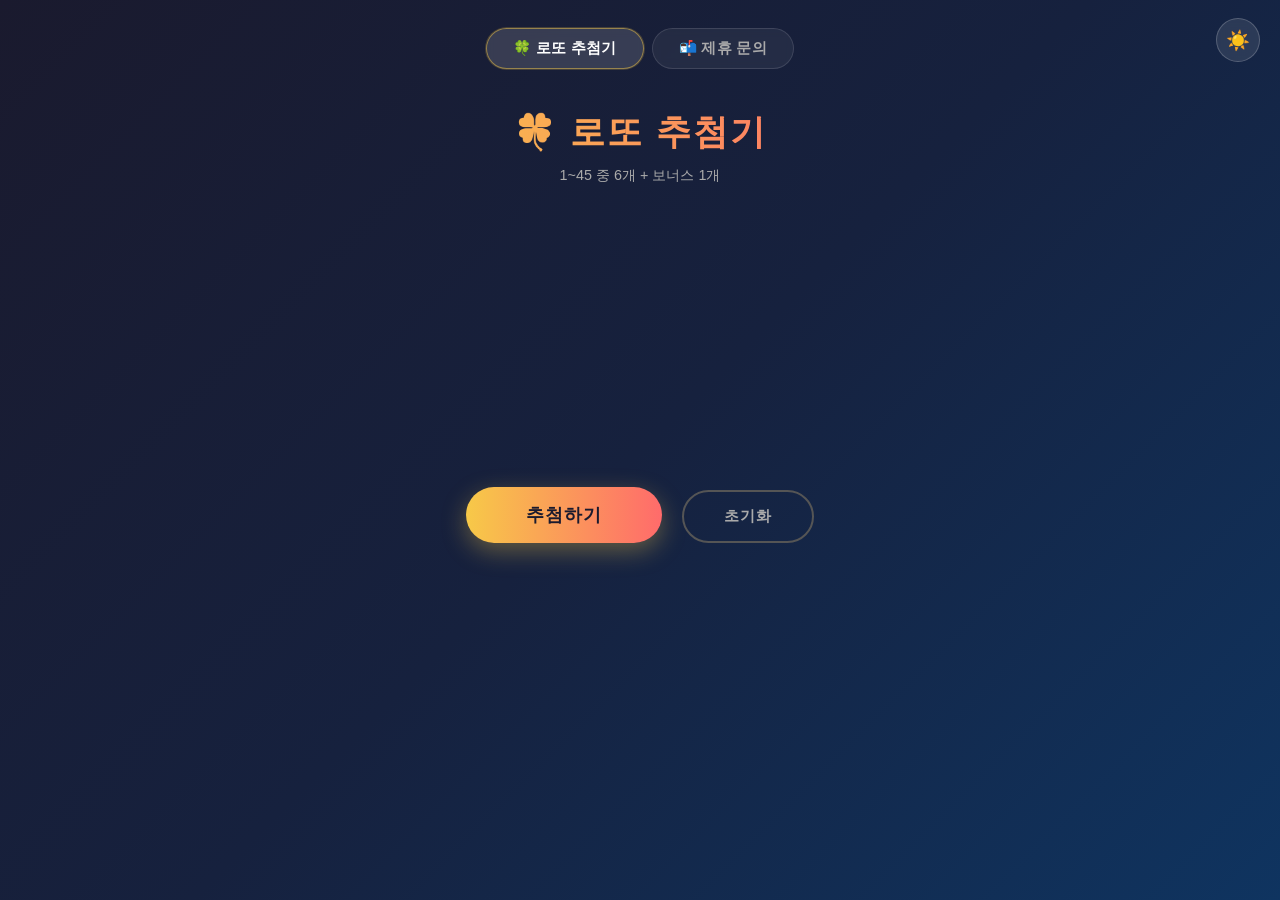
<file: index.html>
<!DOCTYPE html>
<html lang="ko">
<head>
  <meta charset="UTF-8">
  <meta name="viewport" content="width=device-width, initial-scale=1.0">
  <title>로또 추첨기</title>
  <link rel="stylesheet" href="style.css">
</head>
<body>

<button class="theme-toggle" id="themeToggle" title="테마 전환">☀️</button>

<!-- 탭 네비게이션 -->
<nav class="tab-nav">
  <button class="tab-btn active" data-tab="lotto">🍀 로또 추첨기</button>
  <button class="tab-btn" data-tab="contact">📬 제휴 문의</button>
</nav>

<!-- ── 로또 탭 ── -->
<section id="tab-lotto" class="tab-section active">
  <div class="container">
    <h1>🍀 로또 추첨기</h1>
    <p class="subtitle">1~45 중 6개 + 보너스 1개</p>

    <div class="balls-wrap" id="ballsWrap"></div>

    <div class="bonus-wrap">
      <div class="plus-sign" id="plusSign">+</div>
      <div class="bonus-col">
        <div class="bonus-label" id="bonusLabel">BONUS</div>
        <div id="bonusBall"></div>
      </div>
    </div>

    <div>
      <button class="btn" id="drawBtn" onclick="draw()">추첨하기</button>
      <button class="btn btn-clear" onclick="clearAll()">초기화</button>
    </div>

    <div id="historySection" style="display:none">
      <p class="history-title">추첨 기록</p>
      <div class="history" id="history"></div>
    </div>
  </div>
</section>

<!-- ── 제휴 문의 탭 ── -->
<section id="tab-contact" class="tab-section">
  <div class="container container--form">
    <div class="card">
      <div class="card-header">
        <h1>제휴 문의</h1>
        <p class="subtitle">파트너십 및 제휴 관련 문의를 남겨주세요.<br>빠른 시일 내에 답변 드리겠습니다.</p>
      </div>

      <form id="contactForm" action="https://formspree.io/f/mnjgdrkq" method="POST">
        <div class="form-row">
          <div class="form-group">
            <label for="company">회사명 <span class="required">*</span></label>
            <input type="text" id="company" name="company" placeholder="(주)회사명" required>
          </div>
          <div class="form-group">
            <label for="name">담당자명 <span class="required">*</span></label>
            <input type="text" id="name" name="name" placeholder="홍길동" required>
          </div>
        </div>

        <div class="form-row">
          <div class="form-group">
            <label for="email">이메일 <span class="required">*</span></label>
            <input type="email" id="email" name="email" placeholder="example@company.com" required>
          </div>
          <div class="form-group">
            <label for="phone">연락처</label>
            <input type="tel" id="phone" name="phone" placeholder="010-0000-0000">
          </div>
        </div>

        <div class="form-group">
          <label for="category">문의 유형 <span class="required">*</span></label>
          <select id="category" name="category" required>
            <option value="" disabled selected>선택해 주세요</option>
            <option value="광고/마케팅">광고 / 마케팅</option>
            <option value="콘텐츠 제휴">콘텐츠 제휴</option>
            <option value="기술 협력">기술 협력</option>
            <option value="투자/IR">투자 / IR</option>
            <option value="기타">기타</option>
          </select>
        </div>

        <div class="form-group">
          <label for="message">문의 내용 <span class="required">*</span></label>
          <textarea id="message" name="message" rows="5" placeholder="제휴 목적 및 내용을 자유롭게 적어주세요." required></textarea>
        </div>

        <div class="form-footer">
          <p class="privacy-note">* 수집된 정보는 문의 답변 목적으로만 사용됩니다.</p>
          <button type="submit" class="btn-submit" id="submitBtn">
            <span id="btnText">문의 보내기</span>
            <span id="btnSpinner" class="spinner" style="display:none"></span>
          </button>
        </div>
      </form>

      <div id="successMsg" class="success-msg" style="display:none">
        <div class="success-icon">✅</div>
        <h2>문의가 접수되었습니다!</h2>
        <p>담당자 확인 후 이메일로 연락 드리겠습니다.</p>
        <button class="btn-reset" onclick="resetForm()">새 문의 작성</button>
      </div>
    </div>
  </div>
</section>

<script src="app.js"></script>
</body>
</html>
</file>
<file: style.css>
* { box-sizing: border-box; margin: 0; padding: 0; }

/* ── 테마 변수 ── */
:root {
  --bg: linear-gradient(135deg, #1a1a2e 0%, #16213e 50%, #0f3460 100%);
  --text: #fff;
  --subtitle: #aaa;
  --plus-color: #aaa;
  --btn-clear-border: #555;
  --btn-clear-color: #aaa;
  --btn-clear-hover: #fff;
  --history-border: #ffffff10;
  --history-title: #888;
  --mini-plus: #666;
  --row-num: #555;
  --scrollbar: #333;
  --tab-bg: rgba(255,255,255,0.06);
  --tab-border: rgba(255,255,255,0.12);
  --tab-active-bg: rgba(255,255,255,0.14);
  --tab-color: #aaa;
  --tab-active-color: #fff;
  --card-bg: rgba(255,255,255,0.05);
  --card-border: rgba(255,255,255,0.1);
  --label: #ccc;
  --input-bg: rgba(255,255,255,0.07);
  --input-border: rgba(255,255,255,0.15);
  --input-focus: #f7c948;
  --input-text: #fff;
  --input-placeholder: #666;
  --select-bg: #16213e;
  --privacy: #666;
  --theme-btn-bg: rgba(255,255,255,0.1);
  --theme-btn-border: rgba(255,255,255,0.2);
  --theme-btn-color: #ccc;
}

body.light {
  --bg: linear-gradient(135deg, #f0f4ff 0%, #e8eef8 50%, #dce6f5 100%);
  --text: #1a1a2e;
  --subtitle: #666;
  --plus-color: #999;
  --btn-clear-border: #ccc;
  --btn-clear-color: #777;
  --btn-clear-hover: #1a1a2e;
  --history-border: #00000012;
  --history-title: #999;
  --mini-plus: #bbb;
  --row-num: #bbb;
  --scrollbar: #ccc;
  --tab-bg: rgba(0,0,0,0.05);
  --tab-border: rgba(0,0,0,0.1);
  --tab-active-bg: rgba(0,0,0,0.1);
  --tab-color: #888;
  --tab-active-color: #1a1a2e;
  --card-bg: rgba(255,255,255,0.85);
  --card-border: rgba(0,0,0,0.08);
  --label: #444;
  --input-bg: #fff;
  --input-border: #d0d8e8;
  --input-focus: #f7b731;
  --input-text: #1a1a2e;
  --input-placeholder: #bbb;
  --select-bg: #fff;
  --privacy: #aaa;
  --theme-btn-bg: rgba(0,0,0,0.07);
  --theme-btn-border: rgba(0,0,0,0.15);
  --theme-btn-color: #555;
}

body {
  min-height: 100vh;
  background: var(--bg);
  font-family: 'Segoe UI', sans-serif;
  color: var(--text);
  transition: background 0.4s, color 0.3s;
}

/* ── 테마 토글 ── */
.theme-toggle {
  position: fixed;
  top: 18px;
  right: 20px;
  width: 44px;
  height: 44px;
  border-radius: 50%;
  border: 1.5px solid var(--theme-btn-border);
  background: var(--theme-btn-bg);
  color: var(--theme-btn-color);
  font-size: 1.2rem;
  cursor: pointer;
  display: flex;
  align-items: center;
  justify-content: center;
  backdrop-filter: blur(6px);
  transition: background 0.3s, border-color 0.3s, transform 0.2s;
  z-index: 100;
}
.theme-toggle:hover { transform: scale(1.12); }

/* ── 탭 네비게이션 ── */
.tab-nav {
  display: flex;
  justify-content: center;
  gap: 8px;
  padding: 28px 20px 0;
}

.tab-btn {
  padding: 10px 26px;
  font-size: 0.92rem;
  font-weight: 600;
  border-radius: 50px;
  border: 1.5px solid var(--tab-border);
  background: var(--tab-bg);
  color: var(--tab-color);
  cursor: pointer;
  letter-spacing: 0.3px;
  transition: background 0.2s, color 0.2s, border-color 0.2s, transform 0.15s;
  backdrop-filter: blur(4px);
}
.tab-btn:hover { transform: translateY(-2px); }
.tab-btn.active {
  background: var(--tab-active-bg);
  color: var(--tab-active-color);
  border-color: rgba(247,201,72,0.5);
  box-shadow: 0 0 0 1px rgba(247,201,72,0.2);
}

/* ── 탭 섹션 ── */
.tab-section { display: none; }
.tab-section.active { display: block; }

/* ── 공통 컨테이너 ── */
.container {
  text-align: center;
  padding: 40px 30px 60px;
  width: 100%;
  max-width: 600px;
  margin: 0 auto;
}

.container--form {
  text-align: left;
  max-width: 640px;
  padding-top: 30px;
}

/* ── 타이틀 ── */
h1 {
  font-size: 2.2rem;
  font-weight: 800;
  margin-bottom: 8px;
  background: linear-gradient(90deg, #f7c948, #ff6b6b);
  -webkit-background-clip: text;
  -webkit-text-fill-color: transparent;
  letter-spacing: 2px;
}

.subtitle {
  color: var(--subtitle);
  font-size: 0.9rem;
  margin-bottom: 40px;
  line-height: 1.6;
  transition: color 0.3s;
}

/* ════════════════════════════
   로또
════════════════════════════ */
.balls-wrap {
  display: flex;
  justify-content: center;
  align-items: center;
  gap: 12px;
  min-height: 90px;
  margin-bottom: 40px;
  flex-wrap: wrap;
}

.ball {
  width: 70px;
  height: 70px;
  border-radius: 50%;
  display: flex;
  align-items: center;
  justify-content: center;
  font-size: 1.5rem;
  font-weight: 800;
  color: #fff;
  box-shadow: 0 6px 20px rgba(0,0,0,0.4), inset 0 -4px 8px rgba(0,0,0,0.3), inset 0 4px 8px rgba(255,255,255,0.3);
  opacity: 0;
  transform: scale(0) rotate(360deg);
  transition: opacity 0.4s, transform 0.4s cubic-bezier(0.34, 1.56, 0.64, 1);
}
.ball.show { opacity: 1; transform: scale(1) rotate(0deg); }

.ball.y1, .mini-ball.y1 { background: radial-gradient(circle at 35% 35%, #ffdd57, #f7b731); }
.ball.y2, .mini-ball.y2 { background: radial-gradient(circle at 35% 35%, #74b9ff, #0984e3); }
.ball.y3, .mini-ball.y3 { background: radial-gradient(circle at 35% 35%, #fd79a8, #e84393); }
.ball.y4, .mini-ball.y4 { background: radial-gradient(circle at 35% 35%, #a29bfe, #6c5ce7); }
.ball.y5, .mini-ball.y5 { background: radial-gradient(circle at 35% 35%, #55efc4, #00b894); }

.bonus-wrap {
  display: flex;
  justify-content: center;
  align-items: center;
  gap: 14px;
  margin-bottom: 50px;
  min-height: 80px;
}

.plus-sign {
  font-size: 2rem;
  color: var(--plus-color);
  font-weight: 300;
  opacity: 0;
  transition: opacity 0.4s, color 0.3s;
}
.plus-sign.show { opacity: 1; }

.bonus-label {
  font-size: 0.75rem;
  color: #f7c948;
  font-weight: 700;
  letter-spacing: 1px;
  opacity: 0;
  margin-bottom: 6px;
  transition: opacity 0.4s;
}
.bonus-label.show { opacity: 1; }
.bonus-col { text-align: center; }

.btn {
  padding: 16px 60px;
  font-size: 1.1rem;
  font-weight: 700;
  border: none;
  border-radius: 50px;
  cursor: pointer;
  background: linear-gradient(90deg, #f7c948, #ff6b6b);
  color: #1a1a2e;
  letter-spacing: 1px;
  box-shadow: 0 8px 24px rgba(247,201,72,0.35);
  transition: transform 0.15s, box-shadow 0.15s;
  margin: 0 8px 16px;
}
.btn:hover { transform: translateY(-3px); box-shadow: 0 12px 30px rgba(247,201,72,0.5); }
.btn:active { transform: translateY(0); }

.btn-clear {
  background: transparent;
  border: 2px solid var(--btn-clear-border);
  color: var(--btn-clear-color);
  box-shadow: none;
  font-size: 0.95rem;
  padding: 14px 40px;
  transition: transform 0.15s, border-color 0.3s, color 0.3s;
}
.btn-clear:hover { border-color: var(--btn-clear-hover); color: var(--btn-clear-hover); box-shadow: none; transform: none; }

.history-title {
  font-size: 0.85rem;
  color: var(--history-title);
  margin: 30px 0 14px;
  letter-spacing: 1px;
  text-transform: uppercase;
  transition: color 0.3s;
}
.history {
  max-height: 260px;
  overflow-y: auto;
  scrollbar-width: thin;
  scrollbar-color: var(--scrollbar) transparent;
}
.history-row {
  display: flex;
  align-items: center;
  justify-content: center;
  gap: 8px;
  padding: 10px 0;
  border-bottom: 1px solid var(--history-border);
  animation: fadeIn 0.3s ease;
  transition: border-color 0.3s;
}
.mini-ball {
  width: 38px;
  height: 38px;
  border-radius: 50%;
  display: flex;
  align-items: center;
  justify-content: center;
  font-size: 0.85rem;
  font-weight: 800;
  color: #fff;
  box-shadow: 0 3px 8px rgba(0,0,0,0.3);
}
.mini-plus { color: var(--mini-plus); font-size: 1rem; transition: color 0.3s; }
.row-num { font-size: 0.75rem; color: var(--row-num); min-width: 24px; text-align: right; transition: color 0.3s; }

/* ════════════════════════════
   제휴 문의
════════════════════════════ */
.card {
  background: var(--card-bg);
  border: 1px solid var(--card-border);
  border-radius: 20px;
  padding: 40px 36px;
  backdrop-filter: blur(12px);
  transition: background 0.4s, border-color 0.3s;
}
.card-header { margin-bottom: 32px; }
.card-header h1 { letter-spacing: 1px; }

.form-row {
  display: grid;
  grid-template-columns: 1fr 1fr;
  gap: 16px;
}
.form-group {
  display: flex;
  flex-direction: column;
  margin-bottom: 18px;
}
label {
  font-size: 0.82rem;
  font-weight: 600;
  color: var(--label);
  margin-bottom: 7px;
  transition: color 0.3s;
}
.required { color: #ff6b6b; margin-left: 2px; }

input, select, textarea {
  background: var(--input-bg);
  border: 1.5px solid var(--input-border);
  border-radius: 10px;
  padding: 12px 14px;
  font-size: 0.92rem;
  color: var(--input-text);
  font-family: inherit;
  outline: none;
  transition: border-color 0.2s, background 0.3s, color 0.3s;
}
input::placeholder, textarea::placeholder { color: var(--input-placeholder); }
input:focus, select:focus, textarea:focus {
  border-color: var(--input-focus);
  box-shadow: 0 0 0 3px rgba(247,201,72,0.15);
}
select {
  background-color: var(--select-bg);
  cursor: pointer;
  appearance: none;
  background-image: url("data:image/svg+xml,%3Csvg xmlns='http://www.w3.org/2000/svg' width='12' height='12' viewBox='0 0 12 12'%3E%3Cpath fill='%23888' d='M6 8L1 3h10z'/%3E%3C/svg%3E");
  background-repeat: no-repeat;
  background-position: right 14px center;
  padding-right: 36px;
}
textarea { resize: vertical; min-height: 110px; }

.form-footer {
  display: flex;
  align-items: center;
  justify-content: space-between;
  gap: 16px;
  margin-top: 8px;
  flex-wrap: wrap;
}
.privacy-note { font-size: 0.78rem; color: var(--privacy); transition: color 0.3s; }

.btn-submit {
  padding: 14px 40px;
  font-size: 1rem;
  font-weight: 700;
  border: none;
  border-radius: 50px;
  cursor: pointer;
  background: linear-gradient(90deg, #f7c948, #ff6b6b);
  color: #1a1a2e;
  letter-spacing: 0.5px;
  box-shadow: 0 6px 20px rgba(247,201,72,0.35);
  transition: transform 0.15s, box-shadow 0.15s, opacity 0.2s;
  display: flex;
  align-items: center;
  gap: 8px;
  white-space: nowrap;
}
.btn-submit:hover { transform: translateY(-2px); box-shadow: 0 10px 26px rgba(247,201,72,0.5); }
.btn-submit:active { transform: translateY(0); }
.btn-submit:disabled { opacity: 0.6; cursor: not-allowed; transform: none; }

.spinner {
  width: 16px; height: 16px;
  border: 2px solid rgba(26,26,46,0.3);
  border-top-color: #1a1a2e;
  border-radius: 50%;
  animation: spin 0.7s linear infinite;
}

.success-msg {
  text-align: center;
  padding: 20px 0 10px;
}
.success-icon { font-size: 3rem; margin-bottom: 16px; }
.success-msg h2 { font-size: 1.4rem; font-weight: 700; margin-bottom: 10px; }
.success-msg p { color: var(--subtitle); font-size: 0.92rem; margin-bottom: 28px; }

.btn-reset {
  padding: 12px 36px;
  font-size: 0.95rem;
  font-weight: 600;
  border: 2px solid var(--input-border);
  border-radius: 50px;
  background: transparent;
  color: var(--text);
  cursor: pointer;
  transition: border-color 0.2s, color 0.2s;
}
.btn-reset:hover { border-color: #f7c948; color: #f7c948; }

/* ── 애니메이션 ── */
@keyframes fadeIn {
  from { opacity: 0; transform: translateY(-6px); }
  to   { opacity: 1; transform: translateY(0); }
}
@keyframes spin { to { transform: rotate(360deg); } }

/* ── 반응형 ── */
@media (max-width: 520px) {
  .tab-btn { padding: 9px 18px; font-size: 0.85rem; }
  .container { padding: 30px 18px 50px; }
  .card { padding: 28px 18px; }
  .form-row { grid-template-columns: 1fr; gap: 0; }
  .form-footer { flex-direction: column; align-items: flex-start; }
  .btn-submit { width: 100%; justify-content: center; }
  .ball { width: 56px; height: 56px; font-size: 1.2rem; }
  .btn { padding: 14px 36px; }
}
</file>
